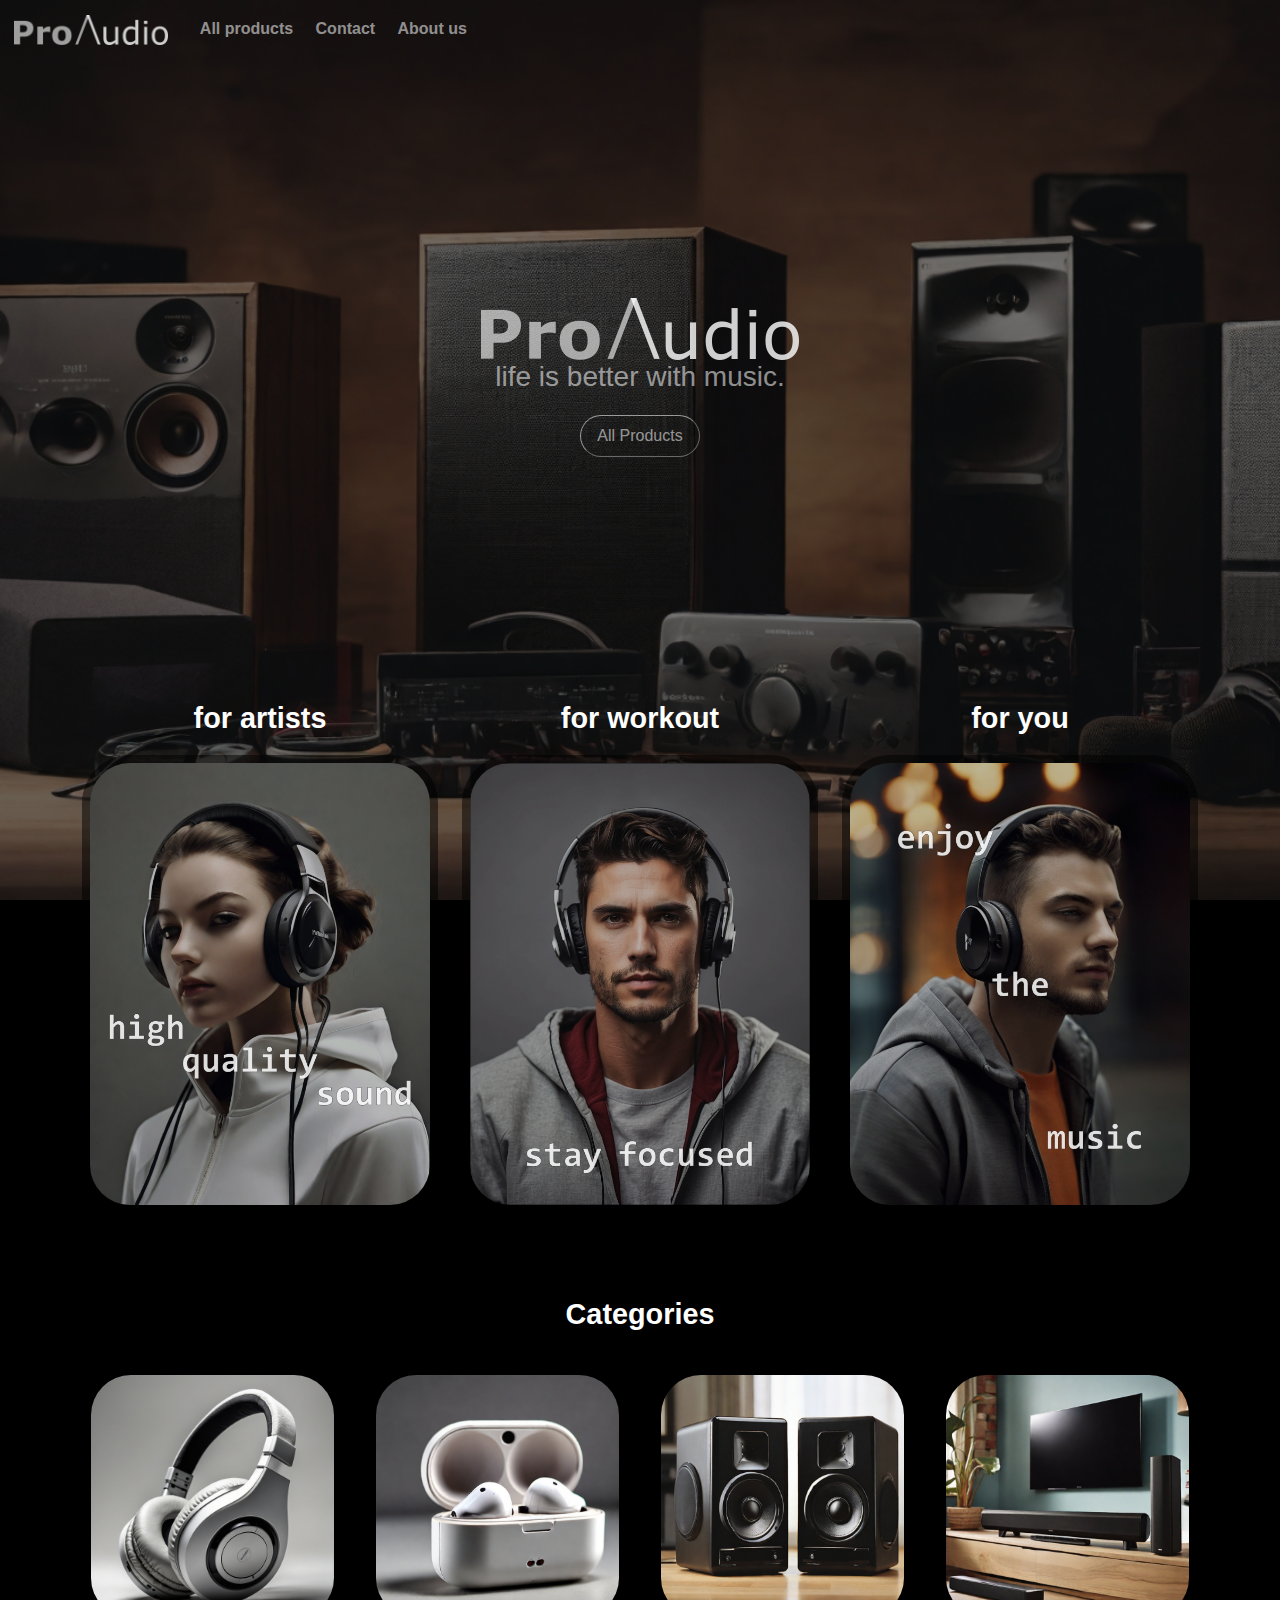
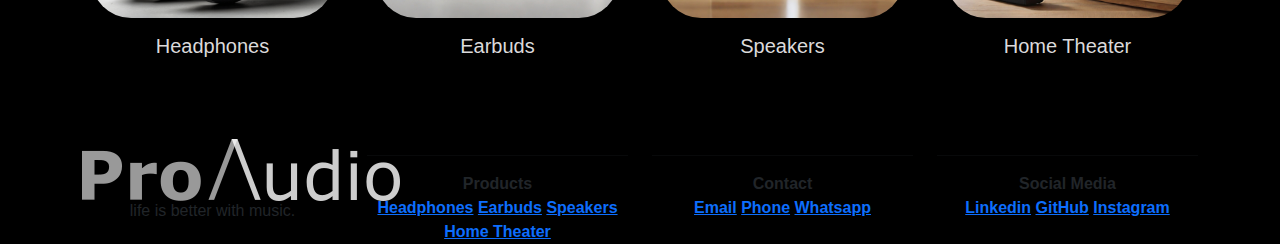
<file: index.html>
<!doctype html>
<html lang="en">
    <head>
        <meta charset="utf-8">
        <meta name="viewport" content="width=device-width, initial-scale=1">
        <title>ProAudio</title>
        <link rel="stylesheet" href="css/bootstrap.min.css">
        <link rel="stylesheet" href="css/style.css">
        <script type="text/javascript" src="js/modulos.js"></script>
    </head>
    <body id="bodyConteiner">

        <nav class="navbar navbar-expand-lg navbar-dark" id="navbarConteiner"> <!-- Background e formatação em css/style.css-->
            <div class="container-fluid">
                <a class="navbar-brand" href="index.html">
                    <img id="logoNavbar"> <!-- A img da logo é atribuida na variável 'logoNavbar' em js/index.js -->
                </a>
                <button class="navbar-toggler" type="button" data-bs-toggle="collapse" data-bs-target="#navbarSupportedContent" aria-controls="navbarSupportedContent" aria-expanded="false" aria-label="Toggle navigation">
                    <span class="navbar-toggler-icon"></span>
                </button>
                <div class="collapse navbar-collapse" id="navbarSupportedContent">
                    <ul class="navbar-nav me-auto mb-2 mb-lg-0" id="conteinerLinks"> <!-- Formatação em css/style.css -->
                        <li class="nav-item">
                            <a class="nav-link" aria-current="page" id="navbarLinks" href="menu.html">All products</a> <!-- Formatação em js/index.js -->
                        </li>
                        <li class="nav-item">
                            <a class="nav-link" aria-current="page" id="navbarLinks" href="#">Contact</a> <!-- Formatação em js/index.js -->
                        </li>
                        <li class="nav-item">
                            <a class="nav-link" aria-current="page" id="navbarLinks" href="#">About us</a> <!-- Formatação em js/index.js -->
                        </li>
                    </ul>
                </div>
            </div>
        </nav>

        <div id="conteudo01">
            <img id="conteudo01Logo">
            <h3 id="conteudo01Subtitulo">life is better with music.</h3>
            <a href="menu.html">
                <button id="conteudo01Botao">All Products</button>
            </a>
        </div><!-- conteudo01 -->

        <!-- CATEGORIAS DE USO -->
        <div id="conteudo02">
            <div id="conteudo02Conteiner">
                <div id="conteudo02Card">
                    <div class="container">
                        <div class="row">
                            <div class="col-sm-4 blocoConteudo02">
                                <div class="conteudo02Titulo">for artists</div>
                                <div class="conteudo02Card">
                                    <div class="conteudo02Moldura">
                                        <img id="imgAnuncio01">
                                    </div>
                                </div>
                            </div>
                            <div class="col-sm-4 blocoConteudo02">
                                <div class="conteudo02Titulo">for workout</div>
                                <div class="conteudo02Card">
                                    <div id="conteudo02Moldura">
                                        <img id="imgAnuncio02">
                                    </div>
                                </div>
                            </div>
                            <div class="col-sm-4 blocoConteudo02">
                                <div class="conteudo02Titulo">for you</div>
                                <div class="conteudo02Card">
                                    <div class="conteudo02Moldura">
                                        <img id="imgAnuncio03">
                                    </div>
                                </div>
                            </div>
                        </div>
                    </div>
                </div>
            </div>
        </div><!-- conteudo02 -->

        <!-- CATEGORIAS DE PRODUTOS -->
        <div id="conteudo03">
            <div id="conteudo03Conteiner">
                <div class="tituloConteiner">Categories</div>
                <div id="conteudo03Card">

                    <div class="container">
                        <div class="row">
                            <div class="col-sm-3 blocoConteudo03">
                                <div class="conteudo03Moldura">
                                    <div class="card conteudo03Card">
                                        <img src="midia/headphone-05.jpg" class="categoriaImagem">
                                        <h5 class="card-title categoriaTitulo">Headphones</h5>
                                    </div>
                                </div>
                            </div>
                            <div class="col-sm-3 blocoConteudo03">
                                <div class="conteudo03Moldura">
                                    <div class="card conteudo03Card">
                                        <img src="midia/earbuds-01.jpg" class="categoriaImagem">
                                        <h5 class="card-title categoriaTitulo">Earbuds</h5>
                                    </div>
                                </div>
                            </div>
                            <div class="col-sm-3 blocoConteudo03">
                                <div class="conteudo03Moldura">
                                    <div class="card conteudo03Card">
                                        <img src="midia/speakers-01.jpg" class="categoriaImagem">
                                        <h5 class="card-title categoriaTitulo">Speakers</h5>
                                    </div>
                                </div>
                            </div>
                            <div class="col-sm-3 blocoConteudo03">
                                <div class="conteudo03Moldura">
                                    <div class="card conteudo03Card">
                                        <img src="midia/home-theater-01.jpg" class="categoriaImagem">
                                        <h5 class="card-title categoriaTitulo">Home Theater</h5>
                                    </div>
                                </div>
                            </div>
                        </div>
                    </div>
                </div>
            </div>
        </div><!-- conteudo03 -->

        <!-- FOOTER -->
        <div class="footerConteiner" id="footer"></div><!-- footer -->

        <script>
            var footer = componentes.footer; //Coleta a variável "footerPagina" do array "modulosPredefinidos"
            document.getElementById('footer').innerHTML = footer; //Faz a indentação da variável JS "footerPagina" á tag HTML com o id "footerPagina"
        </script>
        <script src="js/index.js"></script>
        <script src="js/bootstrap.bundle.min.js"></script>
    </body>
</html>
</file>
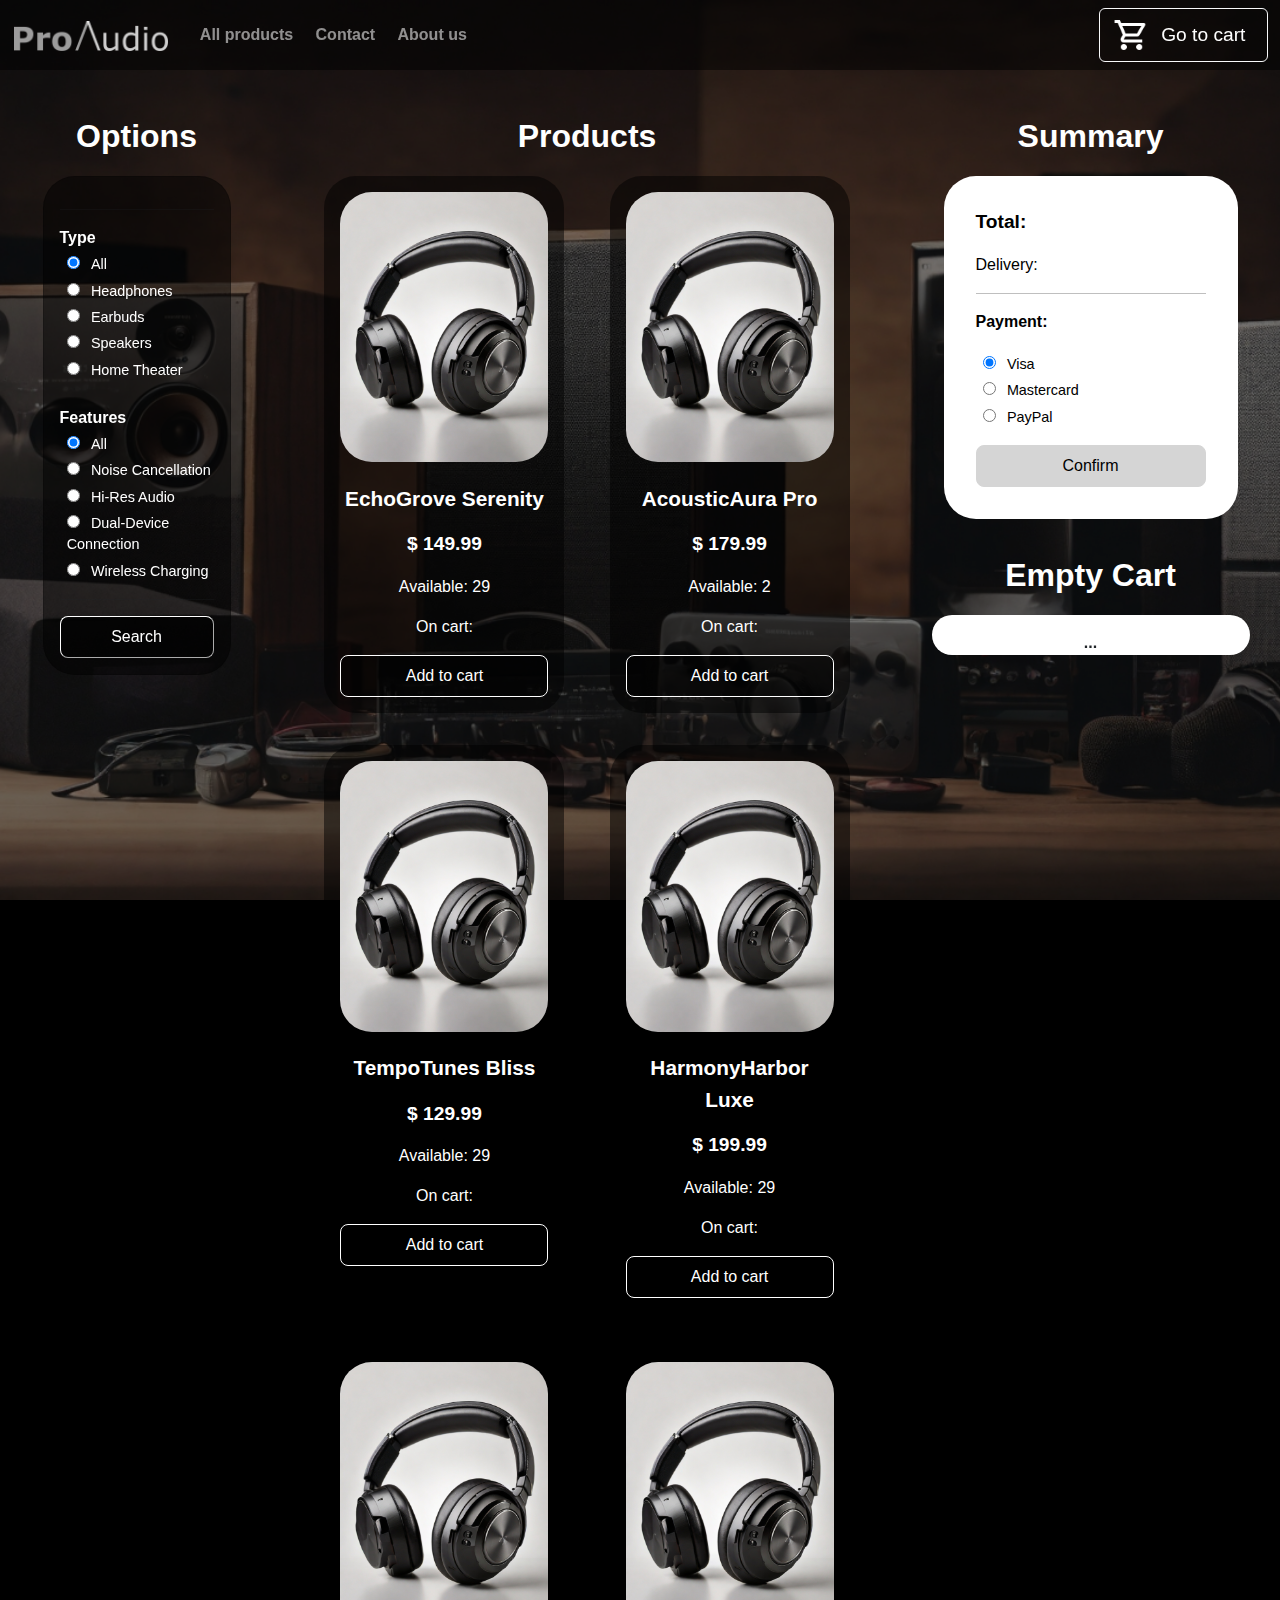
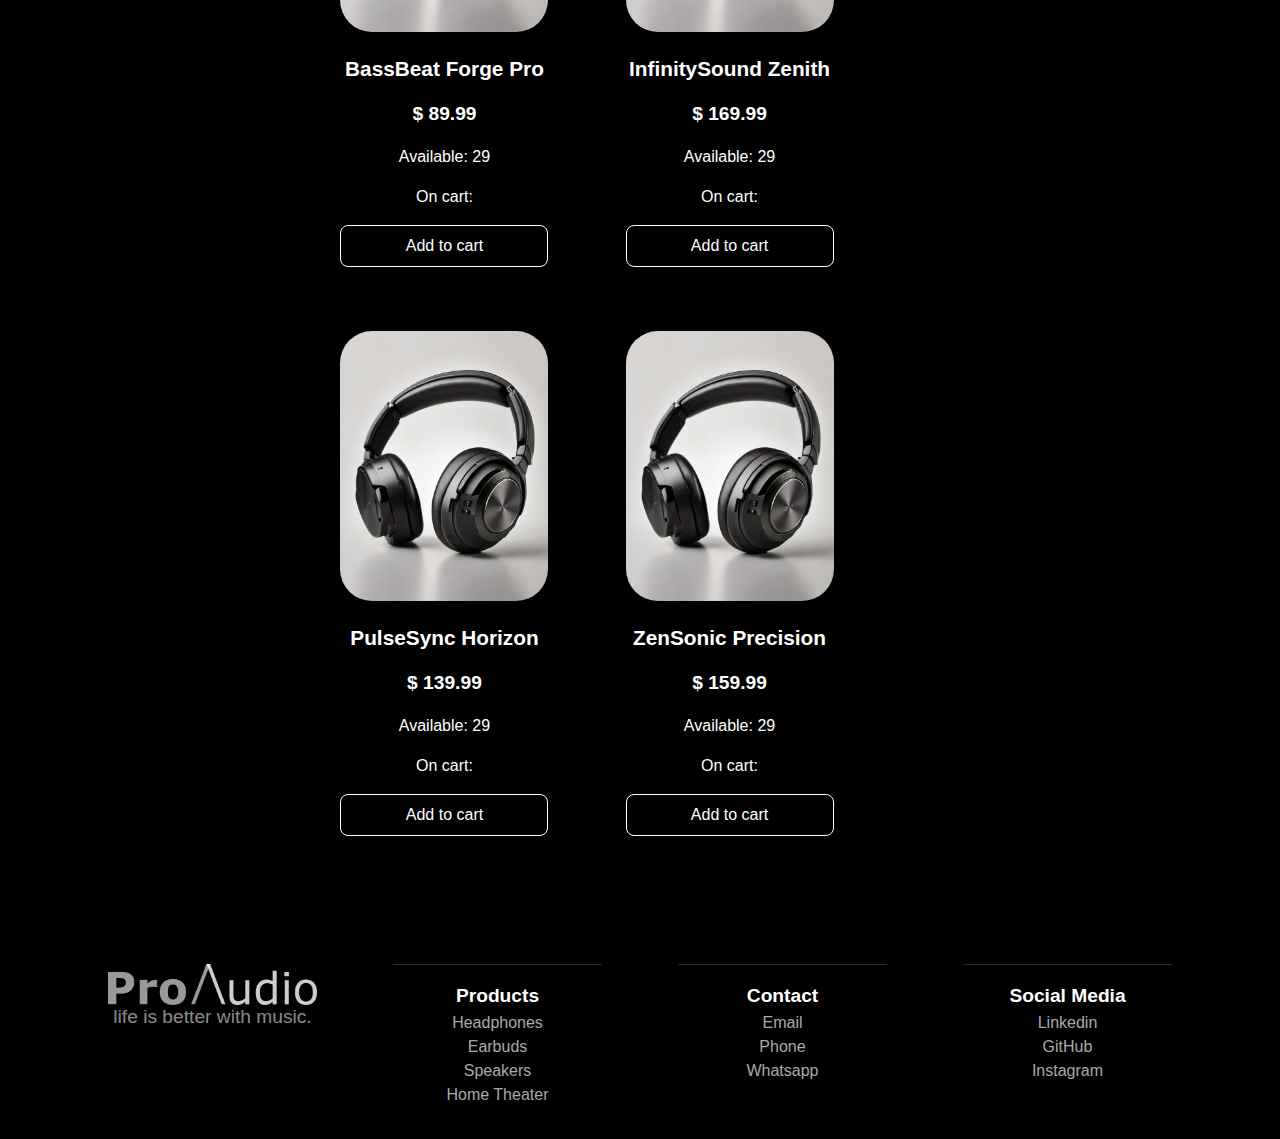
<file: menu.html>
<!doctype html>
<html lang="en">
    <head>
        <meta charset="utf-8">
        <meta name="viewport" content="width=device-width, initial-scale=1">
        <title>ProAudio | Menu</title>
        <link rel="stylesheet" href="css/bootstrap.min.css">
        <link rel="stylesheet" href="css/menu.css">
        <script type="text/javascript" src="js/modulos.js"></script>
        <link rel="stylesheet" href="css/modulos.css">
    </head>
    <body id="bodyConteiner">
        <nav class="navbar navbar-expand-lg navbar-dark" id="navbarConteiner"> <!-- Background e formatação em css/style.css-->
            <div class="container-fluid">
                <a class="navbar-brand" href="index.html">
                    <img id="logoNavbar"> <!-- A img da logo é atribuida na variável 'logoNavbar' em js/index.js -->
                </a>
                <button class="navbar-toggler" type="button" data-bs-toggle="collapse" data-bs-target="#navbarSupportedContent" aria-controls="navbarSupportedContent" aria-expanded="false" aria-label="Toggle navigation">
                    <span class="navbar-toggler-icon"></span>
                </button>
                <div class="collapse navbar-collapse" id="navbarSupportedContent">
                    <ul class="navbar-nav me-auto mb-2 mb-lg-0" id="conteinerLinks"> <!-- Formatação em css/style.css -->
                        <li class="nav-item">
                            <a class="nav-link" aria-current="page" id="navbarLinks" href="menu.html">All products</a> <!-- Formatação em js/index.js -->
                        </li>
                        <li class="nav-item">
                            <a class="nav-link" aria-current="page" id="navbarLinks" href="#">Contact</a> <!-- Formatação em js/index.js -->
                        </li>
                        <li class="nav-item">
                            <a class="nav-link" aria-current="page" id="navbarLinks" href="#">About us</a> <!-- Formatação em js/index.js -->
                        </li>
                    </ul>
                    
                    <button class="d-flex btn btn-outline-light" id="botaoCarrinho" onmouseenter="mouseEnterCarrinho()" onmouseleave="mouseLeaveCarrinho()" onclick="onClickCarrinho()">
                        <img id="navbarLogoCarrinho">
                        <a id="textoCarrinho">Go to cart</a>
                    </button>
                </div>
            </div>
        </nav>

        <div class="conteudo01">
            <div class="conteudo01Conteiner">
                <div class="row rowConteudo01">
                    <div class="col-sm-2 conteinerFiltro">
                        <p class="optionsTitulo">Options</p>
                        <div class="card conteinerCardFiltro">
                            <div class="card-body">
                                <hr>
                                <span class="optionsTipoFiltro">Type</span>
                                <br>
                                <label class="selectFiltro">
                                    <input class="botaoRadio" type="radio" id="allOption" name="typeOption" checked="checked">
                                    <a class="textoBotaoRadio">All</a>
                                </label>
                                <br>
                                <label class="selectFiltro">
                                    <input class="botaoRadio" type="radio" id="headphonesOption" name="typeOption">
                                    <a class="textoBotaoRadio">Headphones</a>
                                </label>
                                <br>
                                <label class="selectFiltro">
                                    <input class="botaoRadio" type="radio" id="twsOption" name="typeOption">
                                    <a class="textoBotaoRadio">Earbuds</a>
                                </label>
                                <br>
                                <label class="selectFiltro">
                                    <input class="botaoRadio" type="radio" id="speakersOption" name="typeOption">
                                    <a class="textoBotaoRadio">Speakers</a>
                                </label>
                                <br>
                                <label class="selectFiltro">
                                    <input class="botaoRadio" type="radio" id="homeTheaterOption" name="typeOption">
                                    <a class="textoBotaoRadio">Home Theater</a>
                                </label>
                                
                                <br>
                                <br>

                                <span class="optionsTipoFiltro">Features</span>
                                <br>
                                <label class="selectFiltro">
                                    <input class="botaoRadio" type="radio" id="allFeature" name="featuresOption" checked="checked">
                                    <a class="textoBotaoRadio">All</a>
                                </label>
                                <br>
                                <label class="selectFiltro">
                                    <input class="botaoRadio" type="radio" id="noiseCancellationFeature" name="featuresOption">
                                    <a class="textoBotaoRadio">Noise Cancellation</a>
                                </label>
                                <br>
                                <label class="selectFiltro">
                                    <input class="botaoRadio" type="radio" id="hiResAudioFeature" name="featuresOption">
                                    <a class="textoBotaoRadio">Hi-Res Audio</a>
                                </label>
                                <br>
                                <label class="selectFiltro">
                                    <input class="botaoRadio" type="radio" id="dualDeviceConnectionFeature" name="featuresOption">
                                    <a class="textoBotaoRadio">Dual-Device Connection</a>
                                </label>
                                <br>
                                <label class="selectFiltro">
                                    <input class="botaoRadio" type="radio" id="wirelessChargingFeature" name="featuresOption">
                                    <a class="textoBotaoRadio">Wireless Charging</a>
                                </label>

                                <hr>
                                <div class="conteinerSubmitFiltro">
                                    <button type="submit" id="submitFiltro">Search</button>
                                </div>
                            </div>
                        </div>
                    </div>
                    <div class="col-sm-6 conteinerCatalogo">
                        <p class="conteudo01Titulo">Products</p>
                        <div class="listagemProdutos" id="conteinerProdutos">
                        </div>
                    </div>
                    <div class="col-sm-3 conteinerCarrinho">
                        <p class="conteudo01ResumoTitulo">Summary</p>
                        <div class="CardResumo">
                            <p class="totalResumo">Total:<a id="totalResumo"></a></p>
                            <p class="totalFrete">Delivery:<a id="totalFrete"></a></p>
                            <hr>
                            <p>Payment:</p>
                            <label class="selectFiltro">
                                <input class="botaoRadio" type="radio" id="Visa" name="paymentMethod" checked="checked">
                                <a class="textoRadioPagamento">Visa</a>
                            </label>
                            <br>
                            <label class="selectFiltro">
                                <input class="botaoRadio" type="radio" id="Mastercard" name="paymentMethod">
                                <a class="textoRadioPagamento">Mastercard</a>
                            </label>
                            <br>
                            <label class="selectFiltro">
                                <input class="botaoRadio" type="radio" id="PayPal" name="paymentMethod">
                                <a class="textoRadioPagamento">PayPal</a>
                            </label>
                            <br>
                            <div class="conteinerBotaoPagamento">
                                <button class="btn btn-outline-dark BotaoPagamento">Confirm</button>
                            </div>
                        </div>
                        <p class="conteudo01Titulo" id="showCart"></p>
                        <div class="row">
                            <div class="card conteinerCardCarrinho" id="conteinerCarrinho" onclick="showCart()"></div>
                        </div>
                    </div>
                </div>
            </div>
        </div>

        <!-- FOOTER -->
        <div class="footerConteiner" id="footer"></div><!-- footer -->

        <script>
            var footer = componentes.footer; //Coleta a variável "footerPagina" do array "modulosPredefinidos"
            document.getElementById('footer').innerHTML = footer; //Faz a indentação da variável JS "footerPagina" á tag HTML com o id "footerPagina"
        </script>
        <script src="js/menu.js"></script>
        <script src="js/bootstrap.bundle.min.js"></script>
    </body>
</html>
</file>
<file: css/style.css>
:root{
    --bg-dark01: #00000080;
}


#bodyConteiner{
    background-image: image-set('../midia/fundo-equipamentos-audio.jpg');
    background-position: center;
    background-repeat: no-repeat;
    background-attachment: fixed;
    background-size: cover;
    background-color: #000;
    font-family: Arial;
    font-weight: bold;
}

#navbarConteiner{
    background-color: var(--bg-dark01);
}

#logoNavbar{
    padding-left: 0.1em;
    height: 1.5em;
}

#navbarSupportedContent{
    text-align: right;
}


#conteinerLinks{
    padding-left: 0.3em;
}
#navbarLinks{
    padding-left: 0.7em;
    padding-right: 0.7em;
    text-align: center;
    transition: 0.25s;
}
#navbarLinks:hover{
    color: #fff;
}
/* Formatação especial para mobile */
.navbarLinksMOBILE{
    padding-top: 1.5em;
}



/* CONTEUDO 01 */
#conteudo01{
    padding-top: 15em;
    padding-bottom: 14em;
    text-align: center;
    background-color: var(--bg-dark01);
}
#conteudo01Subtitulo{
    color: #ffffff8e;
    padding-bottom: 0.5em;
}
#conteudo01Botao{
    border-color: #ffffff8e;
    border-width: 0.1em;
    background-color: #00000000;
    color: #ffffff8e;
    padding-top: 0.5em;
    padding-bottom: 0.5em;
    padding-right: 1em;
    padding-left: 1em;
    border-radius: 1.5em;
    box-shadow: none;
    transition: 0.25s;
}
#conteudo01Botao:hover{
    border-color: #fff;
    background-color: #00000080;
    color: #fff;
}


/* HR DIVISOR DE CONTEUDOS */
.divisaoConteudos{
    margin-left: auto;
    margin-right: auto;
    width: 80%;
    border-width: 0.15em;
    border-color: #ffffff;
    background-color: var(--bg-dark01);
}



/* CONTEUDO 02 */
#conteudo02{
    padding-bottom: 2em;
    background-color: var(--bg-dark01);
}
#conteudo02Conteiner{
    padding-left: 2em;
    padding-right: 2em;
}

.blocoConteudo02{
    padding-top: 1em;
    padding-bottom: 1em;
    transition: 0.1s;
}

.blocoConteudo02:hover{
    padding-top: 0em;   
}

.conteudo02Card{
    padding: 0.5em;
    background-color: var(--bg-dark01);
    border-radius: 3em;
}
.conteudo02Titulo{
    padding-bottom: 0.5em;
    color: #fff;
    font-size: 1.8em;
    font-family: Arial;
    font-weight: bold;
    text-align: center;
}
#imgAnuncio01{
    width: 100%;
    border-radius: 2.5em;
}

#imgAnuncio02{
    width: 100%;
    border-radius: 2.5em;
}

#imgAnuncio03{
    width: 100%;
    border-radius: 2.5em;
}

/* CONTEUDO 03 */

#conteudo03{
    padding: 2em;
    padding-bottom: 4em;
    background-color: var(--bg-dark01);
}
.tituloConteiner{
    padding-bottom: 0.5em;
    color: #fff;
    font-size: 1.8em;
    font-family: Arial;
    font-weight: bold;
    text-align: center;
}
.blocoConteudo03{
    padding-top: 1em;
    transition: 0.1s;
}
.blocoConteudo03:hover{
    padding-top: 0em;
}

.conteudo03Card{
    padding: 0.5em;
    background-color:  var(--bg-dark01);
    border-radius: 3em;
}


.categoriaImagem{
    border-radius: 2.5em;
}
.categoriaTitulo{
    color: #DBDADB;
    text-align: center;
    padding-top: 0.8em;
}
</file>
<file: css/menu.css>
:root{
    --bg-dark01: #00000080;
}


#bodyConteiner{
    background-image: image-set('../midia/fundo-equipamentos-audio.jpg');
    background-position: center;
    background-repeat: no-repeat;
    background-attachment: fixed;
    background-size: cover;
    background-color: #000;
    font-family: Arial;
    font-weight: bold;
}

#navbarConteiner{
    background-color: var(--bg-dark01);
    width: 100%;
    position: fixed;
}

#logoNavbar{
    padding-left: 0.1em;
    height: 1.5em;
}

#navbarSupportedContent{
    text-align: right;
}


#conteinerLinks{
    padding-left: 0.3em;
}
#navbarLinks{
    padding-left: 0.7em;
    padding-right: 0.7em;
    text-align: center;
}
#navbarLinks:hover{
    border-radius: 0.5em;
}
#navbarLogoCarrinho{
    padding: 0.1em;
    height: 2.5em;
}
#textoCarrinho{
    font-size: 1.2em;
    margin: auto;
    padding-left: 0.5em;
    padding-right: 0.5em;
    text-decoration: none;
}
/* Formatação especial para mobile */
.navbarLinksMOBILE{
    padding-top: 1.5em;
}

/* CONTEUDO 01 */
.rowConteudo01{
    padding-top: 5em;
    padding-bottom: 3em;
    justify-content: space-evenly;
}

.conteudo01Titulo{
    color: #fff;
    font-family: Arial;
    font-size: 2em;
    text-align: center;
    padding-top: 1em;
}

.conteudo01Conteiner{
    background-color: var(--bg-dark01);
    padding-right: 1em;
    padding-left: 1em;
}

.conteinerFiltro{
    padding-top: 1em;
}
.conteinerCardFiltro{
    background-color: var(--bg-dark01);
    border-radius: 2em;
}

.optionsTitulo{
    padding-top: 0.5em;
    color: #fff;
    font-family: Arial;
    font-size: 2em;
    text-align: center;
}

.optionsTipoFiltro{
    color: #fff;
    font-size: 1em;
    font-weight: bold;
    text-align: left;
}

.selectFiltro{
    color: #fff;
    font-size: 0.9em;
    font-weight: normal;
    text-align: left;
    width: 100%;
    transition: 0.25s;
    border-radius: 0.5em;
    padding-left: 0.5em;
    padding-top: 0.3em;
}

.selectFiltro:hover{
    background-color: #ffffff3a;
}

.textoBotaoRadio{
    padding-left: 0.5em;
    text-decoration: none;
    color: #fff;
    align-content: center;
}

.conteinerSubmitFiltro{
    text-align: center;
}
#submitFiltro{
    text-align: center;
    border-radius: 0.5em;
    border-width: 0em;
    background-color: var(--bg-dark01);
    color: #fff;
    padding-right: 1.5em;
    padding-left: 1.5em;
    padding-top: 0.5em;
    padding-bottom: 0.5em;
    transition: 0.25s;
    width: 100%;
    box-shadow: none;
    border-width: 0.1em;
    border-color: #fff;
}
#submitFiltro:hover{
    color: #000;
    background-color: #fff;
}


/* LISTAGEM DE PRODUTOS */

.conteinerCatalogo{
    padding-top: 0em;
}
.listagemProdutos{
    display: flex;
    flex-direction: row;
    flex-wrap: wrap;
    justify-content: space-evenly;
    grid-row-gap: 2em;
    grid-column-gap: 0.1em;
    padding-bottom: 1em;
}
.cardProduto{
    background-color: var(--bg-dark01);
    color: #fff;
    border-radius: 2em;
    padding: 1em;
    width: 15em;
}

.imagemProduto{
    border-radius: 2em;
    width: 100%;
}
.tituloProduto{
    padding-top: 1em;
    font-family: Arial;
    font-size: 1.3em;
    font-weight: bold;
    text-align: center;
}
.descricaoProduto{
    font-family: Arial;
    font-size: 1em;
    font-weight: normal;
    text-align: justify;
}
.precoProduto{
    font-family: Arial;
    font-size: 1.2em;
    font-weight: bold;
    text-align: center;
}
.estoqueProduto{
    font-family: Arial;
    font-size: 1em;
    font-weight: normal;
    text-align: center;
}
.conteinerBotaoCarrinho{
    text-align: center;
}
.carrinhoProduto{
    text-align: center;
    border-radius: 0.5em;
    border-width: 0em;
    background-color: var(--bg-dark01);
    color: #fff;
    padding-right: 1.5em;
    padding-left: 1.5em;
    padding-top: 0.5em;
    padding-bottom: 0.5em;
    transition: 0.25s;
    width: 100%;
    box-shadow: none;
    border-width: 0.1em;
    border-color: #fff;
}
.carrinhoProduto:hover{
    color: #000;
    background-color: #fff;
}
.onCartProduto{
    font-family: Arial;
    font-size: 1em;
    font-weight: normal;
    text-align: center;
}

.imagemCart{
    width: 8em;
}

/* CARRINHO*/
.conteinerCompra{
    background-color: var(--bg-dark01);
    border-radius: 1em;
}
.conteinerCarrinho{
    padding-top: 2em;
    display: flex;
    flex-direction: column;
    flex-wrap: wrap;
}
.conteinerCardCarrinho{
    border-radius: 3em;
    padding-top: 1em;
    padding-right: 1em;
    padding-left: 1em;
    background-color: #ffffff;
    border:none;
    align-items: center;
}
.cardCarrinho{
    background-color: #e1e1e1;
    color: #000;
    border-radius: 2em;
    width: 100%;
    border: none;
}
.imagemCarrinho{
    border-radius: 2em;
    width: 50%;
}
.tituloCarrinho{
    padding-bottom: 0.5em;
    font-family: Arial; 
    font-size: 1.5em;
    font-weight: bold;
    text-align: center;
}
.precoCarrinho{
    font-family: Arial;
    font-size: 1.2em;
    font-weight: normal;
    text-align: center;
}
.quantidadeCarrinho{
    font-family: Arial;
    font-size: 1em;
    font-weight: normal;
    text-align: center;
}
.estoqueCarrinho{
    font-family: Arial;
    font-size: 1em;
    font-weight: normal;
    text-align: left;
}
.quantidadeMaximaProduto{
    font-family: Arial;
    font-size: 1em;
    font-weight: normal;
    text-align: center;
    color: #f00;
}


.conteinerResumo{
    padding-top: 3em;
    padding-bottom: 3em;
}
.conteudo01ResumoTitulo{
    color: #fff;
    font-family: Arial;
    font-size: 2em;
    text-align: center;
}
.conteinerCardResumo{
    border: none;
    border-radius: 2em;
}
.CardResumo{
    border-radius: 2em;
    background-color: #ffffff;
    color: #000;
    padding: 2em;
}
.totalResumo{
    font-family: Arial;
    font-weight: bold;
    font-size: 1.2em;
}
.totalFrete{
    font-family: Arial;
    font-weight: normal;
    font-size: 1em;
}

/* PAGAMENTO */
.textoRadioPagamento{
    padding-left: 0.5em;
    text-decoration: none;
    color: #000;
    align-content: center;
}
.conteinerBotaoPagamento{
    text-align: center;
    padding-top: 1em;
}
.BotaoPagamento{
    text-align: center;
    border-radius: 0.5em;
    border-width: 0em;
    background-color: #d5d5d5;
    color: #000;
    padding-right: 1.5em;
    padding-left: 1.5em;
    padding-top: 0.5em;
    padding-bottom: 0.5em;
    transition: 0.25s;
    width: 100%;
    box-shadow: none;
    border-width: 0.1em;
    border-color: #d5d5d5;
}
.BotaoPagamento:hover{
    color: #fff;
    background-color: #000;
}

/* FOOTER */
.footerConteiner{
    background-color: #000;
    padding: 2em;
}
#logoFooter{
    width: 80%;
}
#textoLogoFooter{
    color: #ffffff8e;
    font-size: 1.2em;
}

.colunaFooter{
    color: #ffffffaa;
    text-align: left;
    text-align: center;
}

.tituloFooter{
    font-family: Arial;
    font-size: 1.2em;
    font-weight: bold;
}
.linksFooter{
    font-family: Arial;
    font-size: 1em;
    font-weight: normal;
    text-decoration: none;
    color:#ffffffaa;
}
</file>
<file: css/modulos.css>
/* FOOTER */
.footerConteiner{
    background-color: #000;
    padding: 2em;
}
#logoFooter{
    width: 80%;
}
#textoLogoFooter{
    color: #ffffff8e;
    font-size: 1.2em;
}

.colunaFooter{
    color: #ffffffaa;
    text-align: left;
    text-align: center;

    display: flex;
    flex-direction: column;
    flex-wrap: wrap;
}

.hrColunaFooter{
    width: 80%;
    margin-left: auto;
    margin-right: auto;
    padding-top: 0.1em;
}

#logoFooter{
    padding-top: 1em;
}

.tituloFooter{
    font-family: Arial;
    font-size: 1.2em;
    font-weight: bold;
    color: #fff;
}
.linksFooter{
    font-family: Arial;
    font-size: 1em;
    font-weight: normal;
    text-decoration: none;
    color:#ffffffaa;
    transition: 0.25s;
}
.linksFooter:hover{
    color: #fff;
    font-size: 1.1em;
}
</file>
